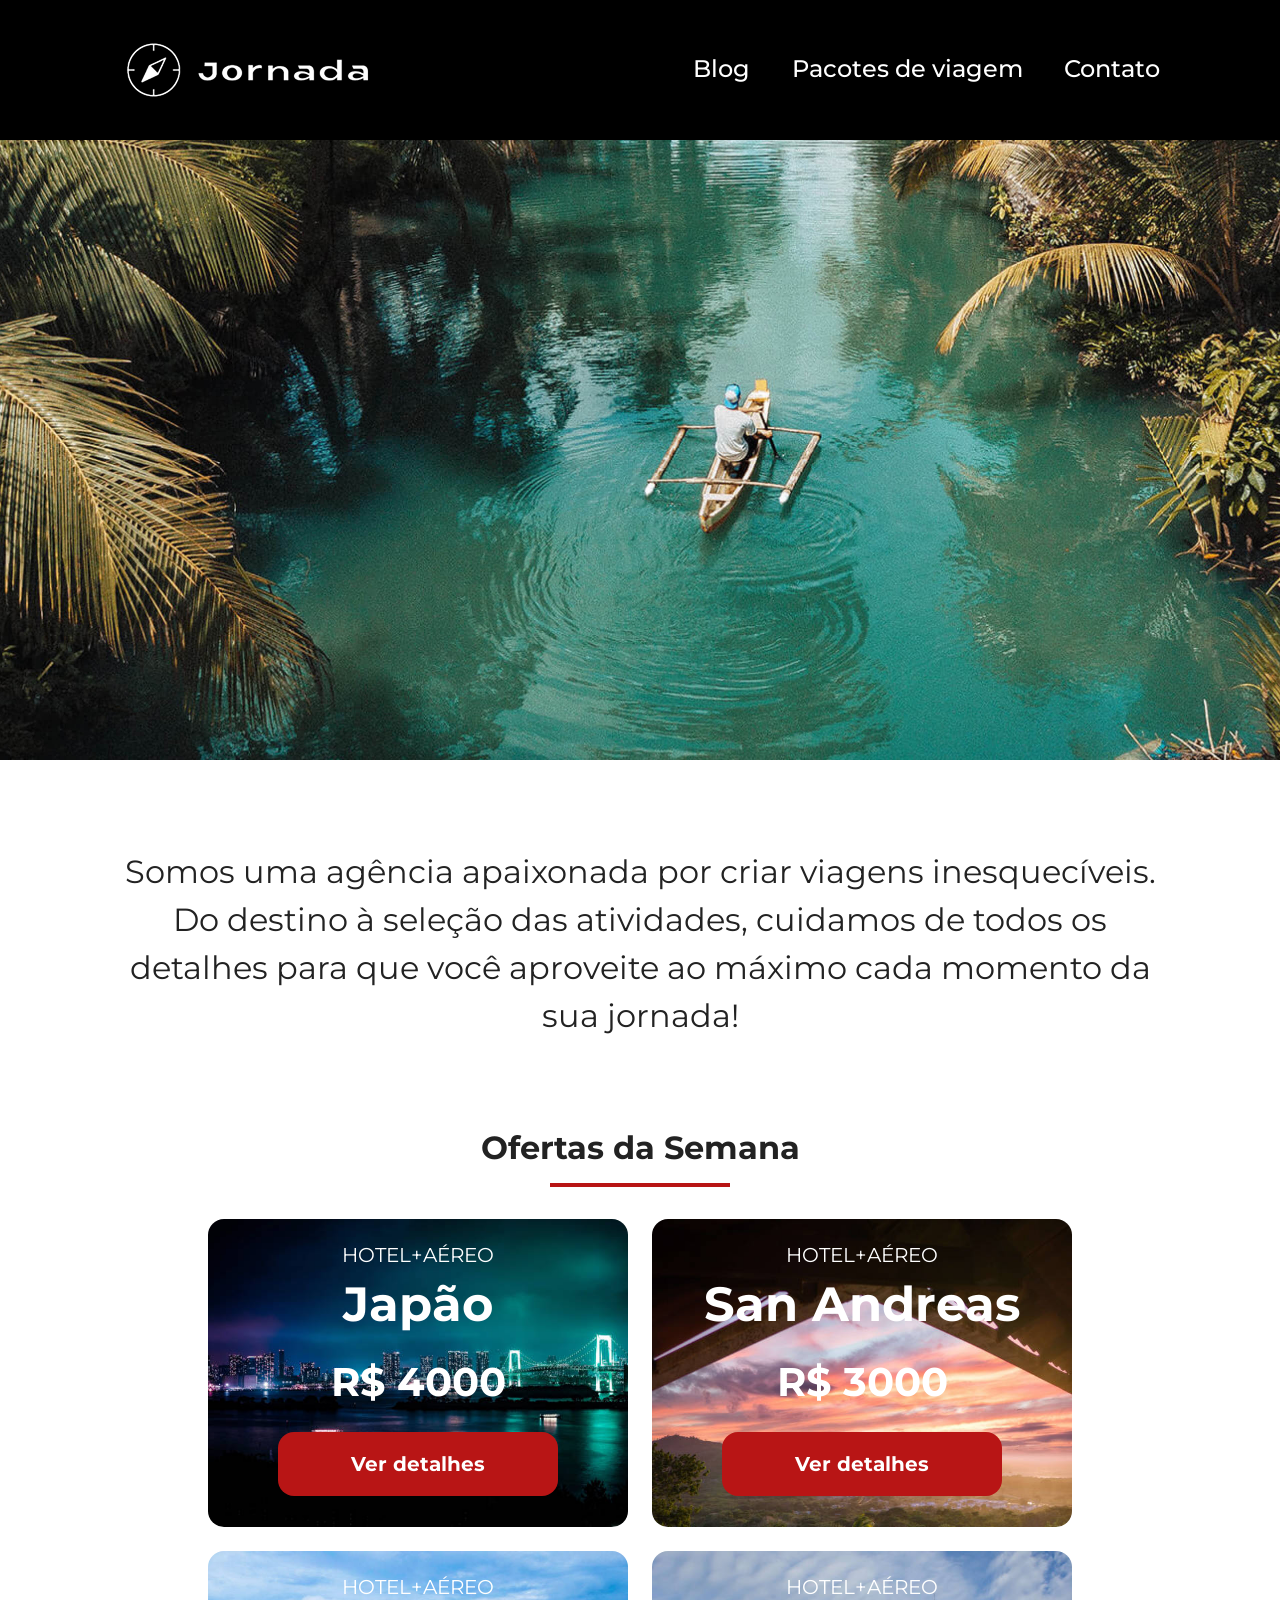
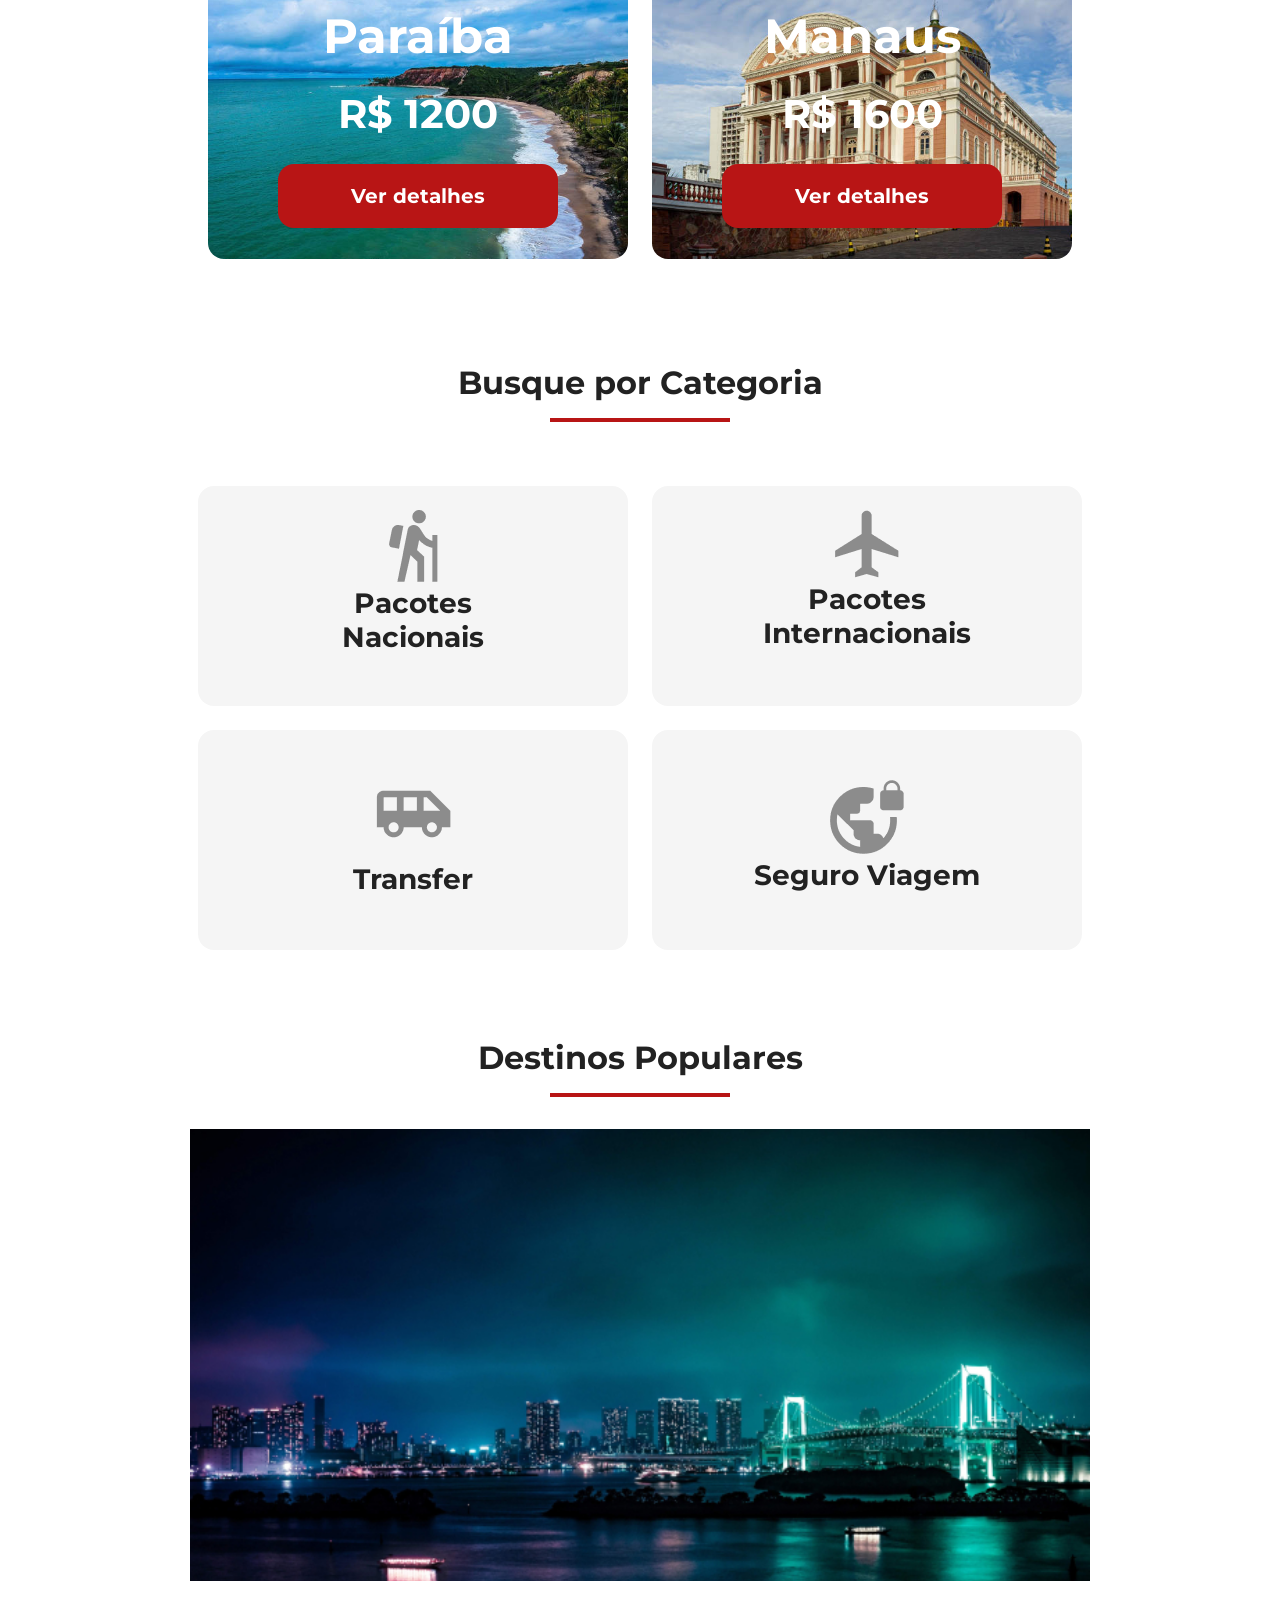
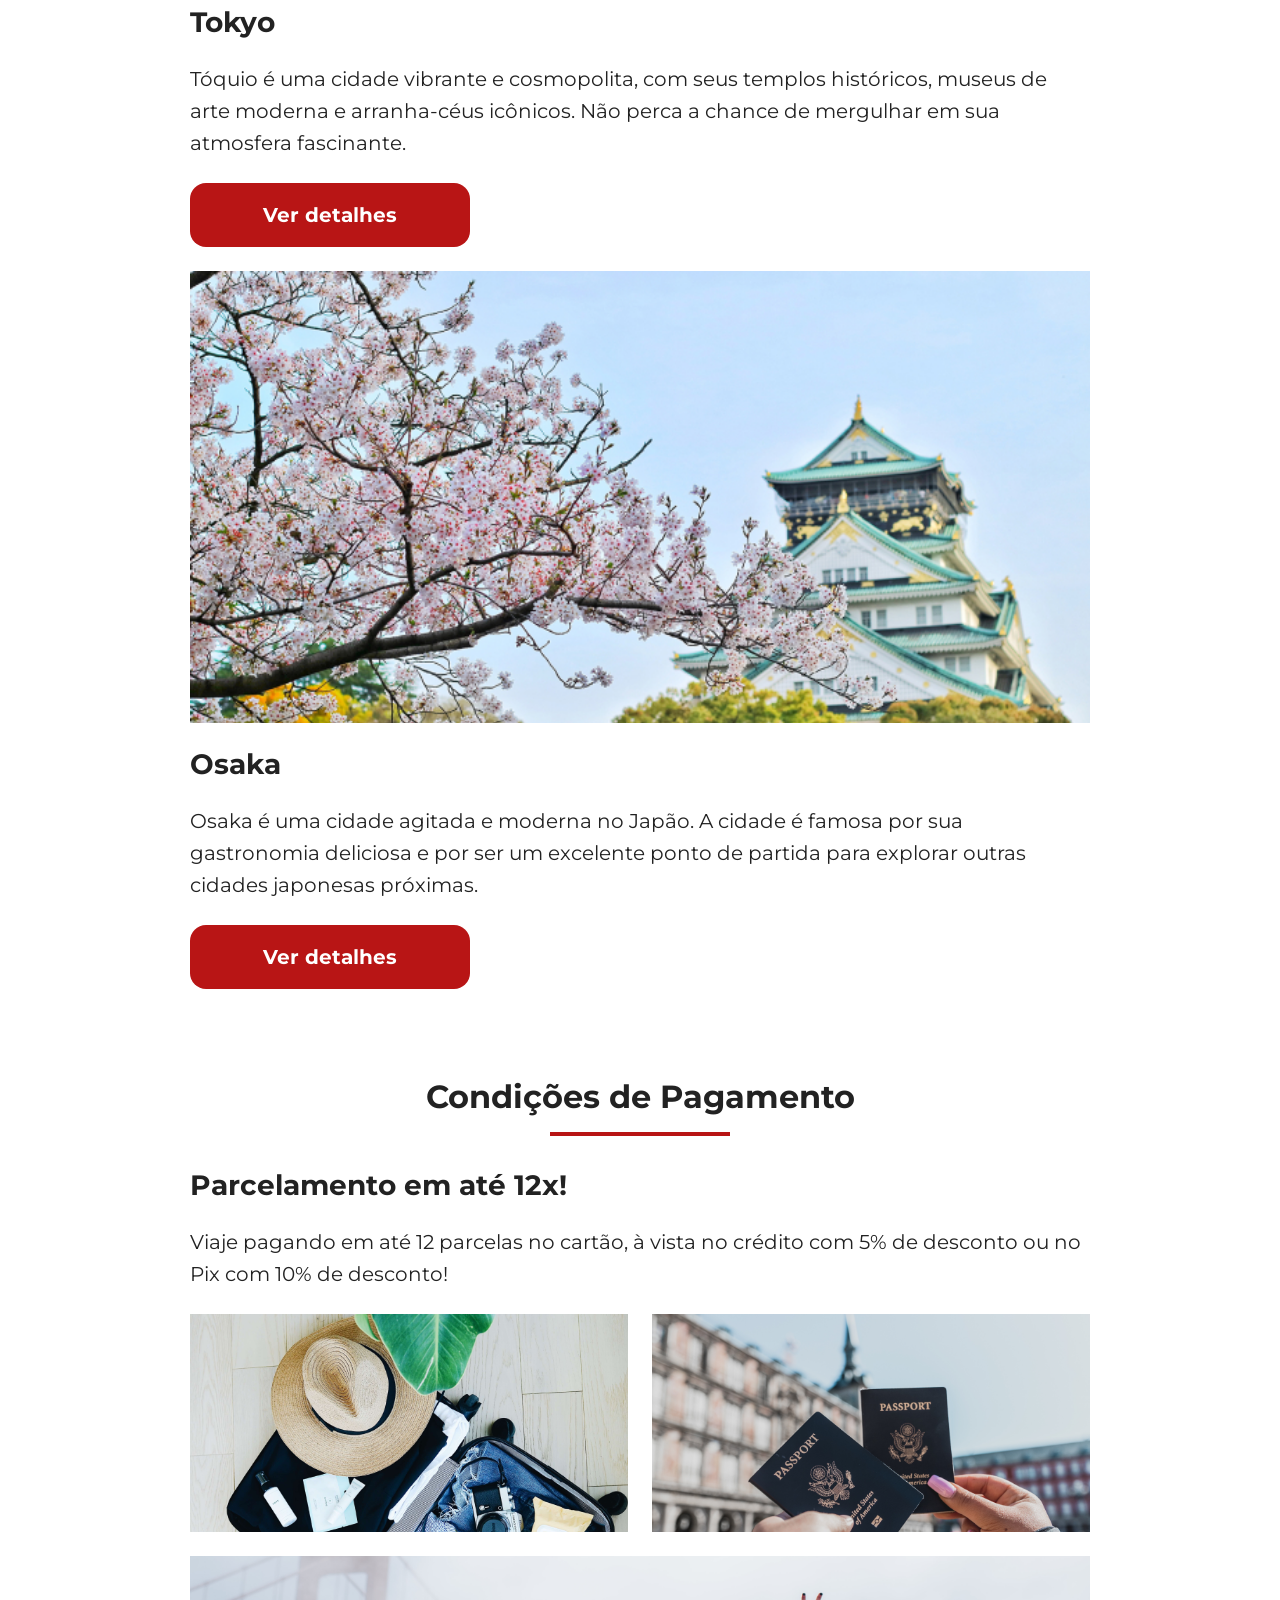
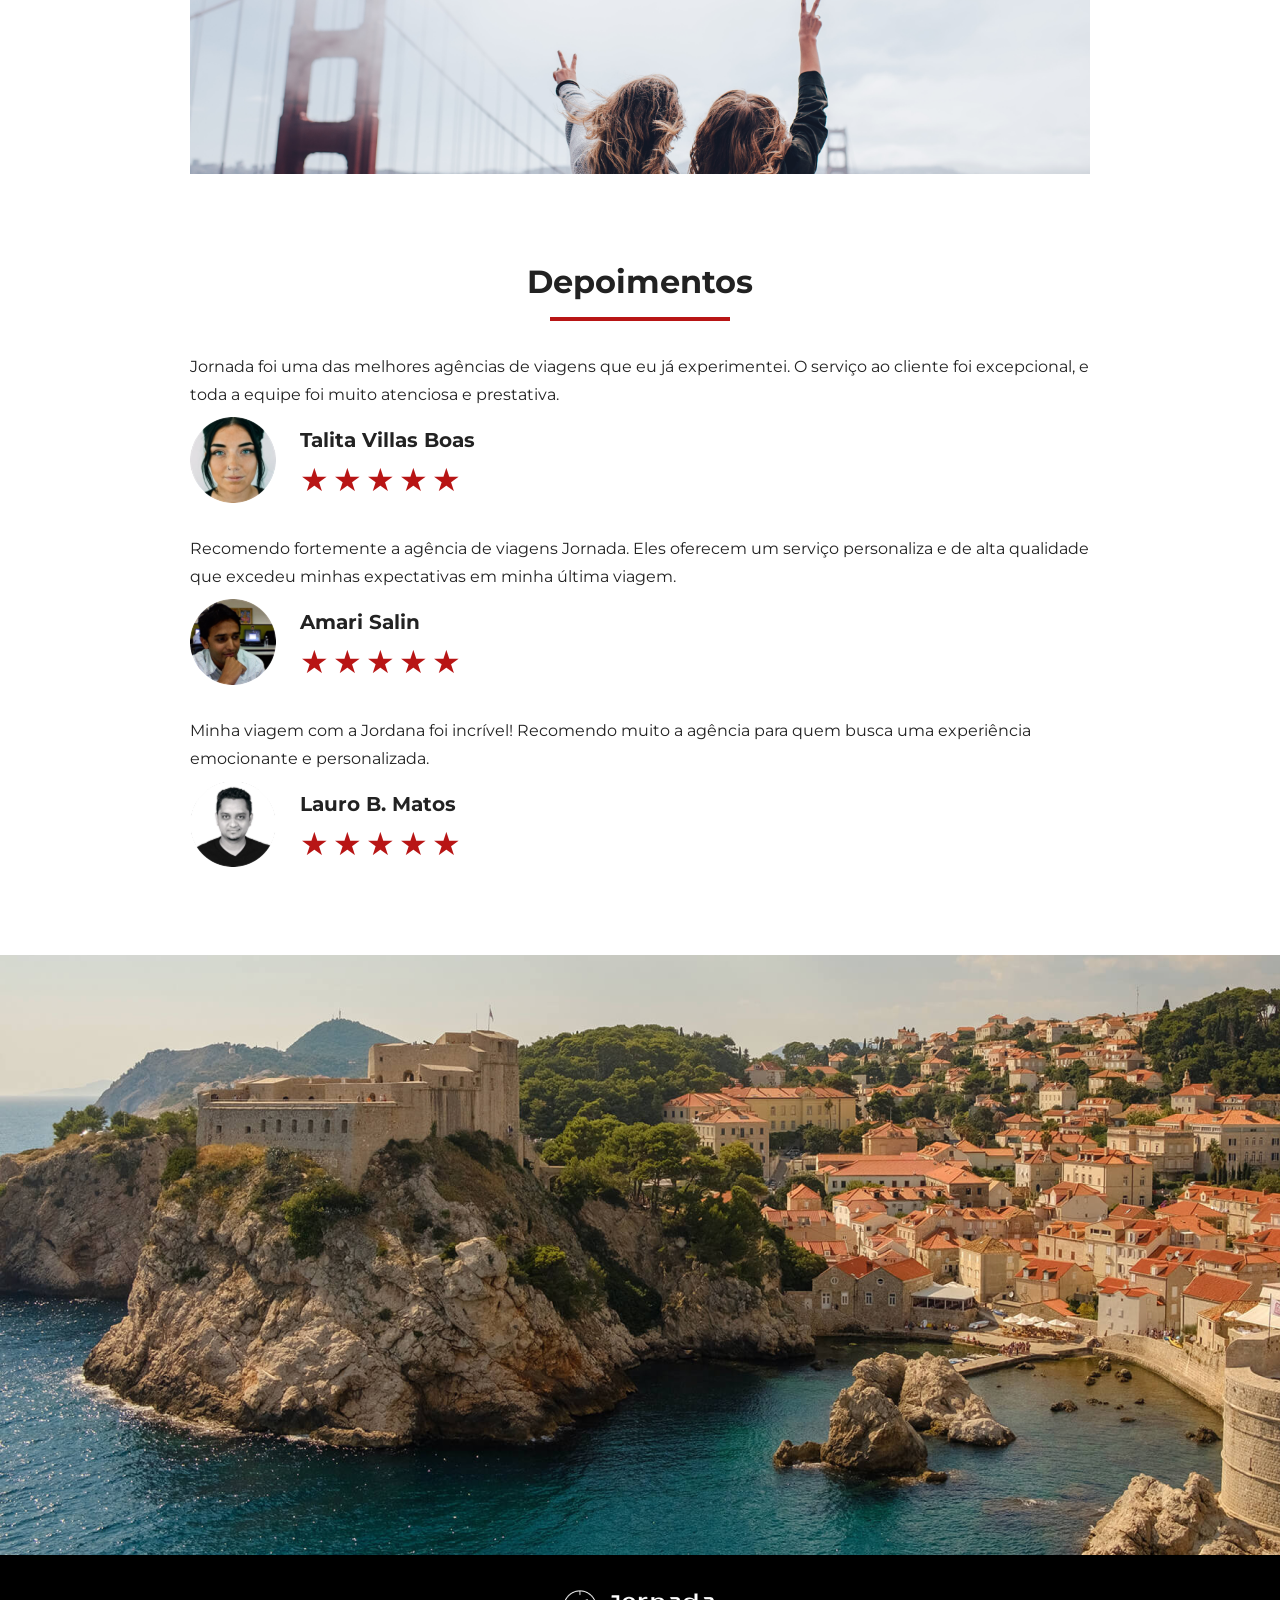
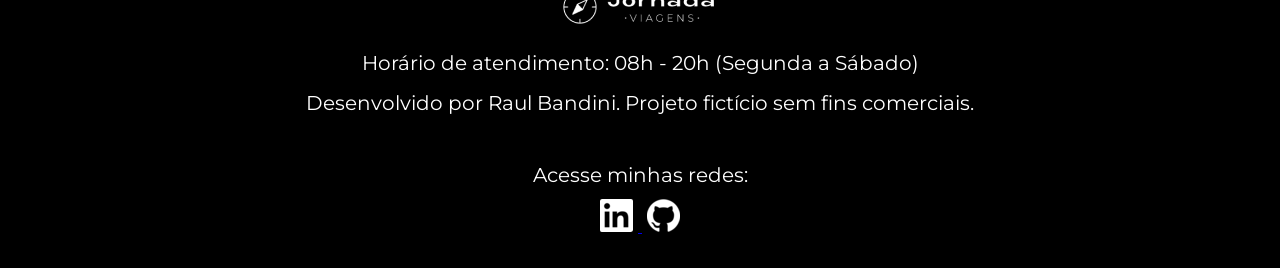
<file: index.html>
<!DOCTYPE html>
<html lang="en">
<head>
    <meta charset="UTF-8">
    <meta name="viewport" content="width=device-width, initial-scale=1.0">
    <meta name="description" content="Jornada Viagens, uma agência apaixonada por criar viagens inesquecíveis">

    <meta name="og:title" content="Jornada Viagens">
    <meta name="og:description" content="Jornada Viagens, uma agência apaixonada por criar viagens inesquecíveis">
    <meta name="og:image" content="https://bandiniraul.github.io/Jornada-Viagens/img/logo-footer.png">
    <meta name="og:type" content="website">
    <meta name="og:url" content="https://bandiniraul.github.io/Jornada-Viagens">

    <link rel="stylesheet" href="css/style.css">
    <link rel="icon" href="img/favico.svg" type="image/x-icon">

    <title>Jornada Viagens</title>
</head>
<body>
    <header class="main-header">
        <a class="logo" href="index.html" title="voltar para a página inicial">
            <img class="img-mobile" src="img/bussola-jornada-branco.png" alt="Bussola do logo Jornada Viagens na cor branca">
            <img class="img-desktop" src="img/bussola-texto-jornada-branco.png" alt="Logo Jornada Viagens na cor branca">
        </a>
        <div class="navigation-menu">
            <label for="menu">
                <img src="img/menu.png" alt="menu">
            </label>
            <input type="checkbox" id="menu" hidden>
            <nav>
                <ul class="list-links">
                    <li><a href="blog.html" target="_blank" title="acessar blog">Blog</a></li>
                    <li><a href="pacotes.html" target="_blank" title="acessar pacotes de viagem">Pacotes de viagem</a></li>
                    <li><a href="contato.html" target="_blank" title="acessar contato">Contato</a></li>
                </ul>
            </nav>
        </div>
    </header>

    <section class="hero">
        <div class="hero-img"></div>
        <h2>
            Somos uma agência apaixonada por criar viagens inesquecíveis. 
            Do destino à seleção das atividades, cuidamos de todos os detalhes para que você aproveite ao máximo cada momento da sua jornada!
        </h2>
    </section>

    <section class="offers">
        <div class="section-title">
            <h2>Ofertas da Semana</h2>
            <hr> 
        </div>
        <div class="offers-cards">
            <article class="card japao">
                <header>
                    <p>HOTEL+AÉREO</p>
                    <h3>
                        Japão <br>
                        <span>R$ 4000</span>
                    </h3>
                </header>
                <footer>
                    <a href="#" class="button">Ver detalhes</a>
                </footer>
            </article>

            <article class="card san-andreas">
                <header>
                    <p>HOTEL+AÉREO</p>
                    <h3>
                        San Andreas <br>
                        <span>R$ 3000</span>
                    </h3>
                </header>
                <footer>
                    <a href="#" class="button">Ver detalhes</a>
                </footer>
            </article>

            <article class="card paraiba">
                <header>
                    <p>HOTEL+AÉREO</p>
                    <h3>
                        Paraíba <br>
                        <span>R$ 1200</span>
                    </h3>
                </header>
                <footer>
                    <a href="#" class="button">Ver detalhes</a>
                </footer>
            </article>

            <article class="card manaus">
                <header>
                    <p>HOTEL+AÉREO</p>
                    <h3>
                        Manaus <br>
                        <span>R$ 1600</span>
                    </h3>
                </header>
                <footer>
                    <a href="#" class="button">Ver detalhes</a>
                </footer>
            </article>
        </div>
    </section>

    <section class="categories">
        <div class="section-title">
            <h2>Busque por Categoria</h2>
            <hr />
        </div>

        <div class="categories-cards">
            <a href="#" class="card" target="_blank" title="Busque pela categoria Pacotes Nacionais">
                <img src="img/icone-caminhada.png" alt="ícone cinza representando uma pessoa fazendo tracking">
                <h3 class="content-title">
                    Pacotes <br>
                    Nacionais
                </h3>
            </a>
            
            <a href="#" class="card" target="_blank" title="Busque pela categoria Pacotes Internacionais">
                <img src="img/icone-aviao.png" alt="ícone cinza de um avião representando uma viagem internacional">
                <h3 class="content-title">
                    Pacotes <br>
                    Internacionais
                </h3>
            </a>

            <a href="#" class="card single-line transfer" target="_blank" title="Busque pela categoria Transfer">
                <img src="img/icone-onibus.png" alt="ícone cinza de um ônibus representando viagem transfer">
                <h3 class="content-title">
                    Transfer
                </h3>
            </a>

            <a href="#" class="card single-line" target="_blank" title="Busque pela categoria Seguro Viagem">
                <img src="img/icone-planeta.png" alt="ícone cinza de um planeta reprensentando seguro viagem">
                <h3 class="content-title">
                    Seguro Viagem
                </h3>
            </a>
        </div>
    </section>

    <section class="destinations">
        <div class="section-title">
            <h2>Destinos Populares</h2>
            <hr>
        </div>

        <div class="destination-items">
            <article class="item tokyo">
                <header>
                    <div class="img-item"></div>
                    <h3 class="content-title">Tokyo</h3>
                </header>
                <p class="content-text">Tóquio é uma cidade vibrante e cosmopolita, com seus templos históricos, 
                    museus de arte moderna e arranha-céus icônicos. 
                    Não perca a chance de mergulhar em sua atmosfera fascinante.
                </p>
                <footer>
                    <a href="#" class="button" target="_blank" title="Veja mais detalhes do destino Tokyo">
                        Ver detalhes
                    </a>
                </footer>
            </article>

            <article class="item osaka">
                <header>
                    <div class="img-item"></div>
                    <h3 class="content-title">Osaka</h3>
                </header>
                <p class="content-text">Osaka é uma cidade agitada e moderna no Japão. 
                    A cidade é famosa por sua gastronomia deliciosa e por ser um 
                    excelente ponto de partida para explorar outras cidades japonesas próximas.
                </p>
                <footer>
                    <a href="#" class="button" target="_blank" title="Veja mais detalhes do destino Osaka">
                        Ver detalhes
                    </a>
                </footer>
            </article>
        </div>
    </section>

    <section class="payments">
        <div class="section-title">
            <h2>Condições de Pagamento</h2>
            <hr>
        </div>

        <div class="content-container">
            <div class="text-content">
                <h3 class="content-title">
                    Parcelamento em até 12x!
                </h3>
                <p class="content-text">
                    Viaje pagando em até 12 parcelas no cartão, à vista no crédito com 5% 
                    de desconto ou no Pix com 10% de desconto!
                </p>
            </div>

            <div class="image-gallery">
                <div class="image first"></div>
                <div class="image second"></div>
                <div class="image third colspan-2"></div>
            </div>
        </div>
    </section>

    <section class="testimonials">
        <div class="section-title">
            <h2>Depoimentos</h2>
            <hr>
        </div>

        <div class="testimonial-container">
            <article>
                <header>
                    <p>
                        Jornada foi uma das melhores agências de viagens que eu já experimentei. 
                        O serviço ao cliente foi excepcional, e toda a equipe foi muito atenciosa e prestativa.
                    </p>
                </header>
                <footer>
                    <img src="img/avatar-talita.png" alt="imagem de perfil da cliente Talita Villas Boas">
                    <div class="profile-content">
                        <h3>Talita Villas Boas</h3>
                        <div class="rating">
                            <span class="star">★</span>
                            <span class="star">★</span>
                            <span class="star">★</span>
                            <span class="star">★</span>
                            <span class="star">★</span>
                        </div>
                    </div>
                </footer>
            </article>

            <article>
                <header>
                    <p>
                        Recomendo fortemente a agência de viagens Jornada.
                        Eles oferecem um serviço personaliza e de alta qualidade que excedeu minhas
                        expectativas em minha última viagem.
                    </p>
                </header>
                <footer>
                    <img src="img/avatar-amari.png" alt="imagem de perfil da cliente Amari Salin">
                    <div class="profile-content">
                        <h3>Amari Salin</h3>
                        <div class="rating">
                            <span class="star">★</span>
                            <span class="star">★</span>
                            <span class="star">★</span>
                            <span class="star">★</span>
                            <span class="star">★</span>
                        </div>
                    </div>
                </footer>
            </article>

            <article>
                <header>
                    <p>
                       Minha viagem com a Jordana foi incrível! Recomendo muito a agência para quem
                       busca uma experiência emocionante e personalizada.
                    </p>
                </header>
                <footer>
                    <img src="img/avatar-lauro.png" alt="imagem de perfil da cliente Lauro B. Matos">
                    <div class="profile-content">
                        <h3>Lauro B. Matos</h3>
                        <div class="rating">
                            <span class="star">★</span>
                            <span class="star">★</span>
                            <span class="star">★</span>
                            <span class="star">★</span>
                            <span class="star">★</span>
                        </div>
                    </div>
                </footer>
            </article>
        </div>
    </section>

    <section class="bottom-hero">
        <div class="hero-img"></div>
    </section>

    <footer class="main-footer">
        <div class="footer-content">
            <img src="img/logo-footer.png" alt="logo completo Jornada Viagens">
            <p>
                Horário de atendimento: 08h - 20h (Segunda a Sábado)
            </p>
            <p>
                Desenvolvido por Raul Bandini. Projeto fictício sem fins comerciais.
            </p>
        </div>

        <div class="footer-social">
            <p>
                Acesse minhas redes:
            </p>
            <a href="https://linkedin.com/in/raul-bandini" target="_blank" title="Acesse meu linkedin">
                <img src="img/icone-linkedin.png" alt="ícone do linkedin">
            </a>
            <a href="https://github.com/BandiniRaul" target="_blank" title="Acesse meu github">
                <img src="img/icone-github.png" alt="ícone do github">
            </a>
        </div>
    </footer>
</body>
</html>
</file>
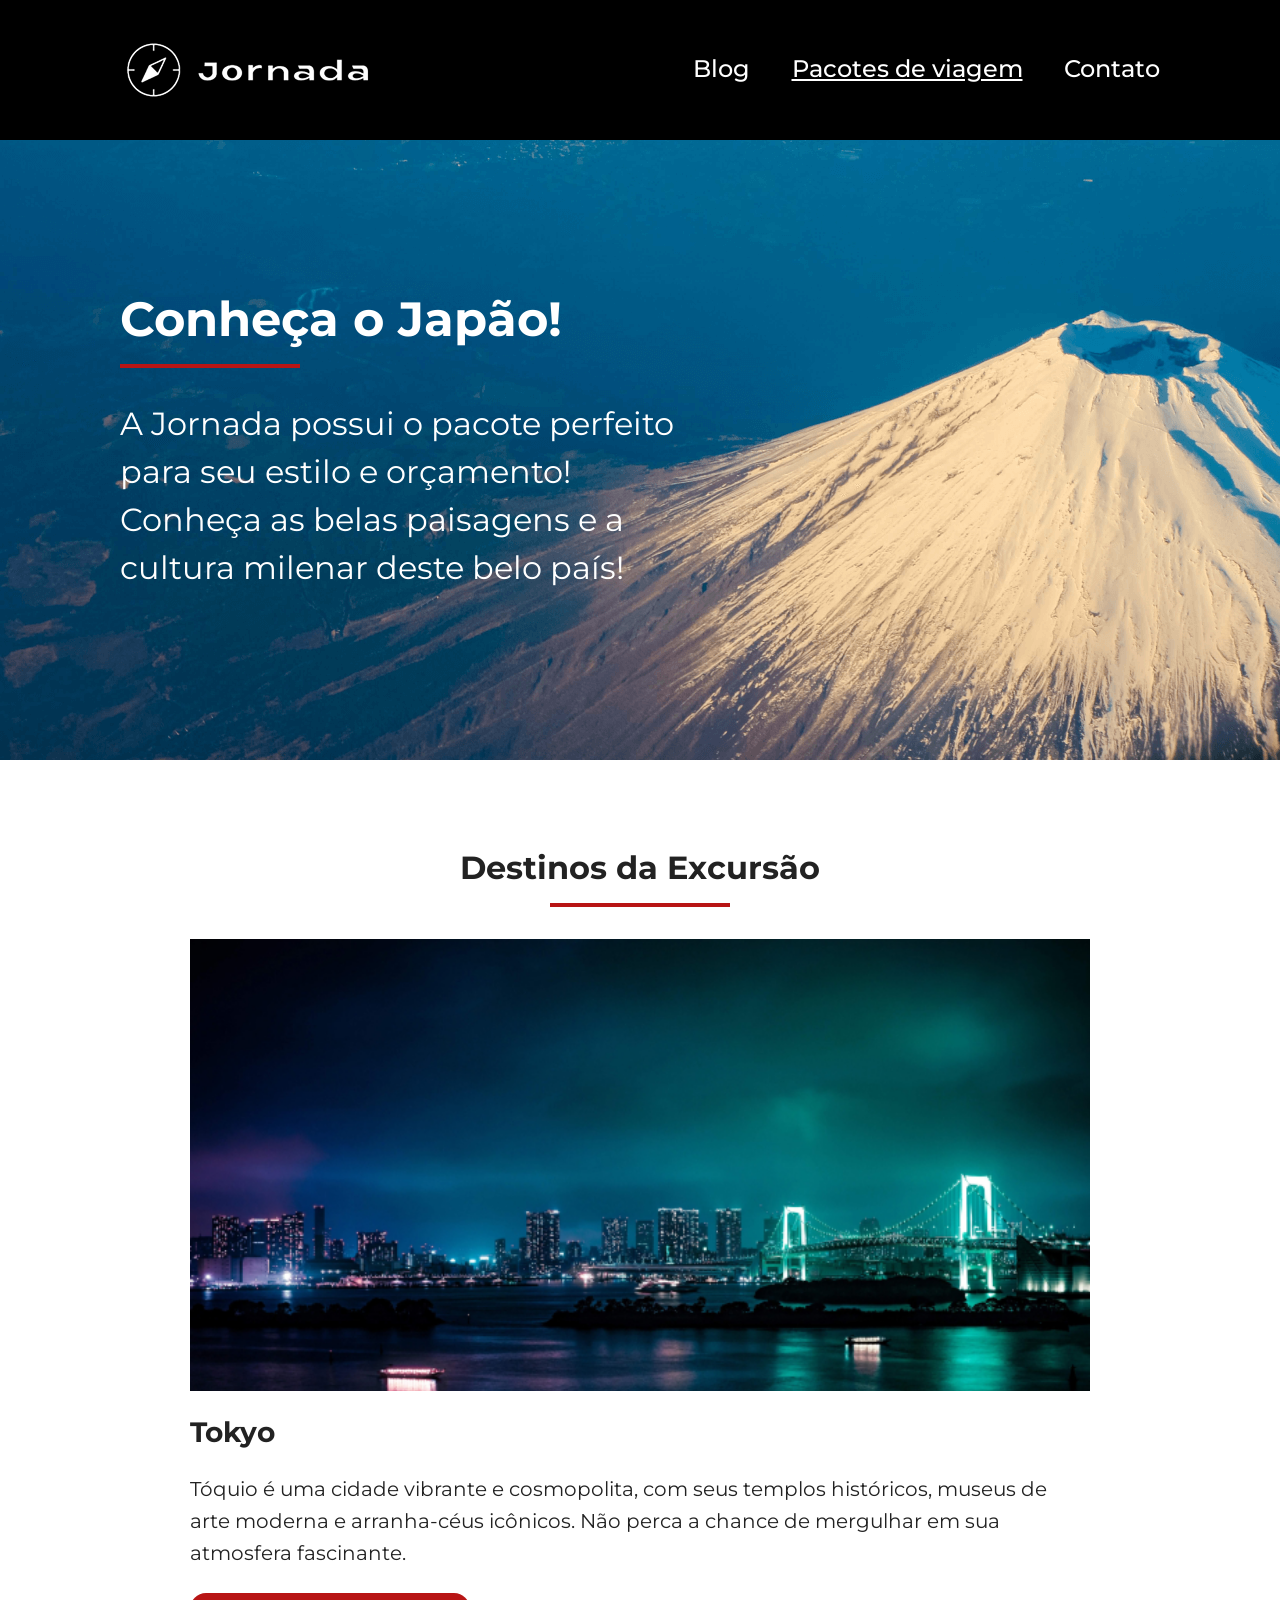
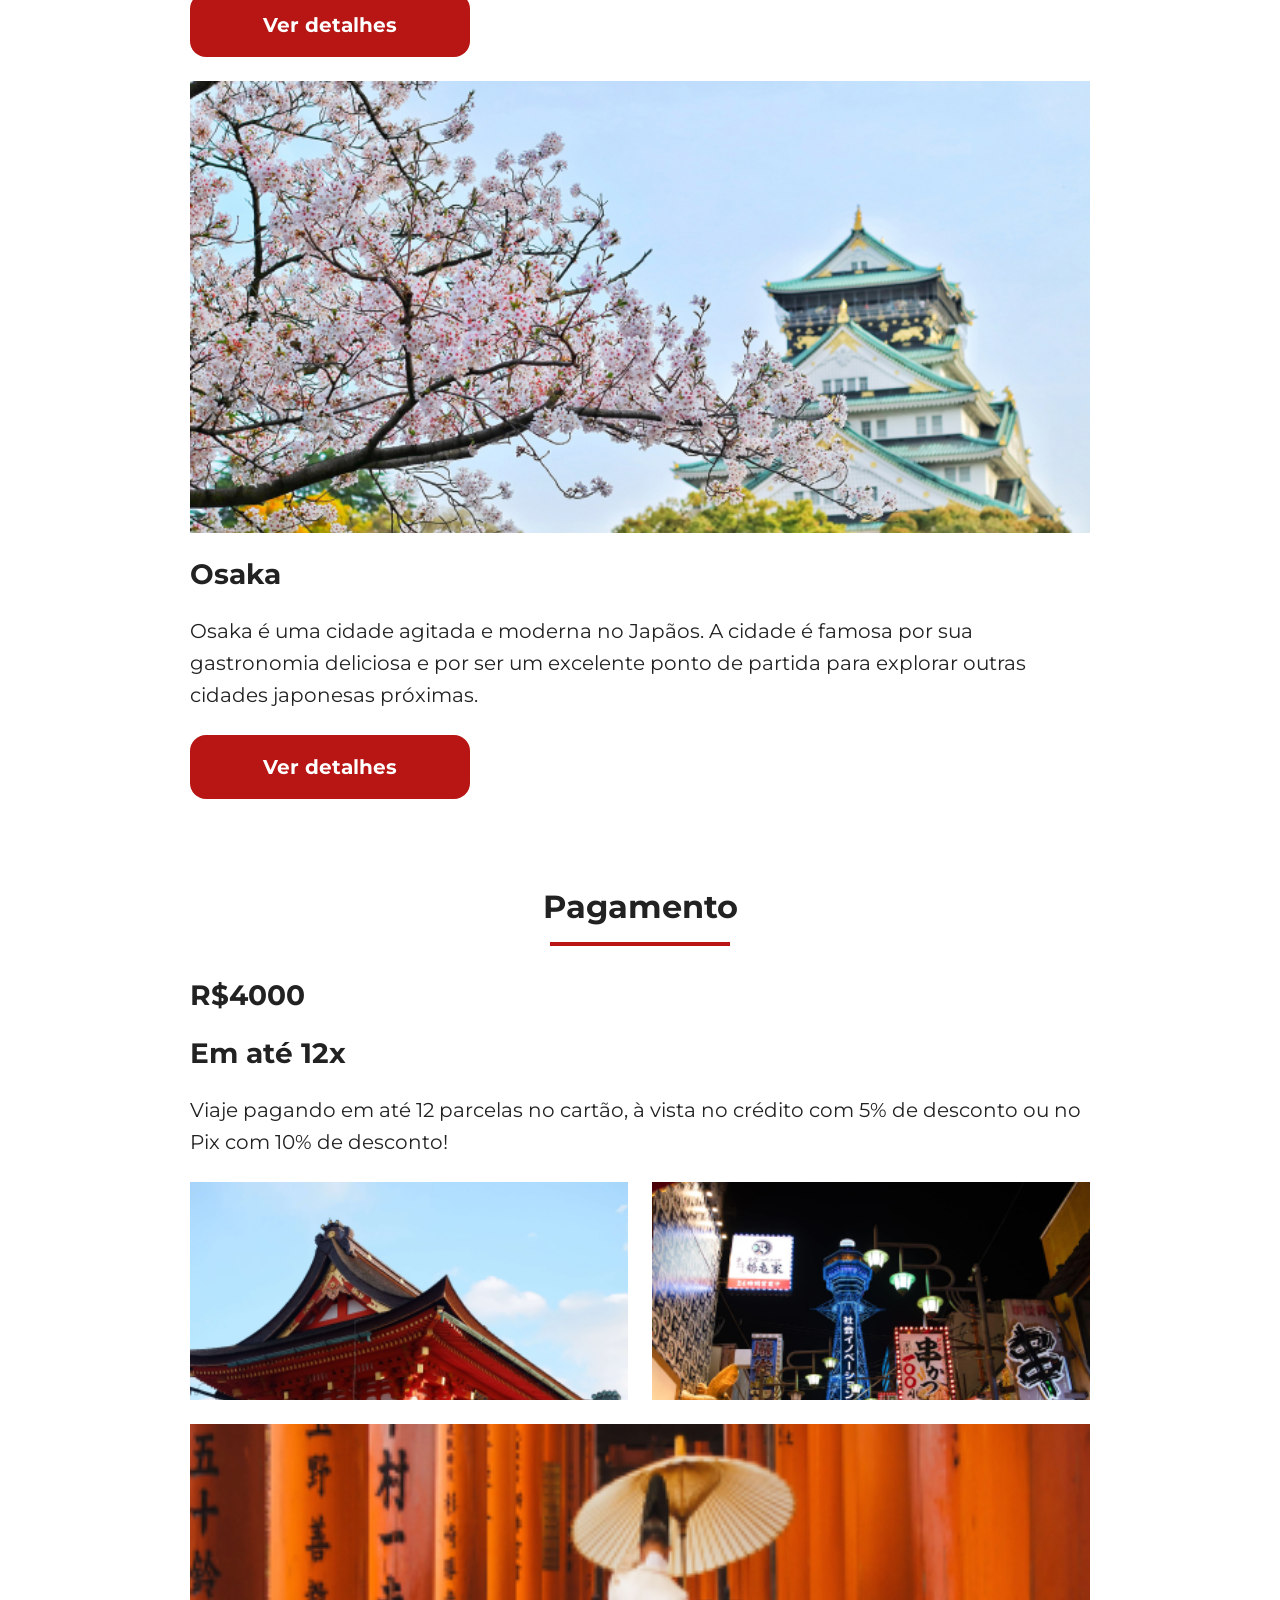
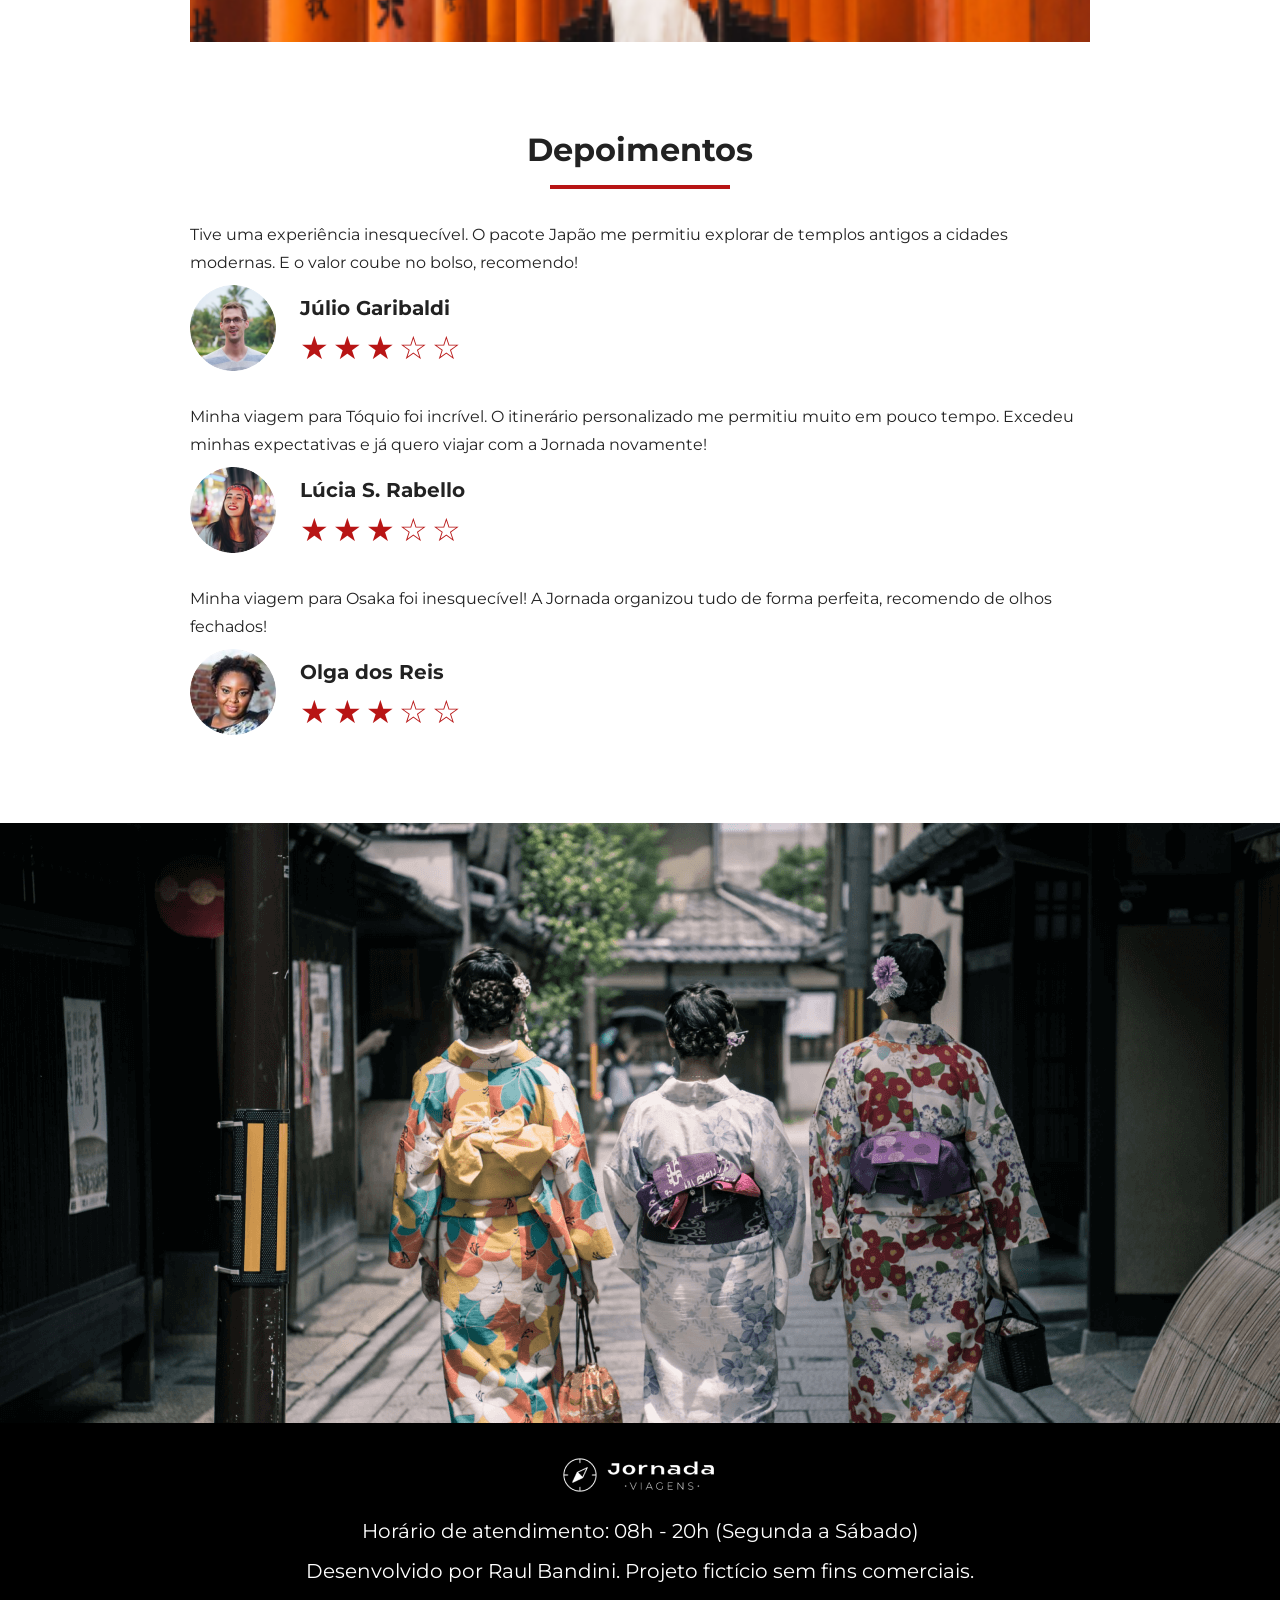
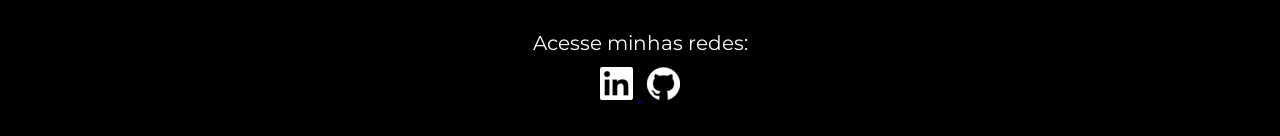
<file: pacotes.html>
<!DOCTYPE html>
<html lang="pt-BR">
  <head>
    <meta charset="UTF-8" />
    <meta name="viewport" content="width=device-width, initial-scale=1.0" />
    <meta
      name="description"
      content="Jornada Viagens,uma agência apaixonada por criar viagens inesquecíveis"
    />

    <meta name="og:title" content="Jornada Viagens" />
    <meta
      name="og:description"
      content="Jornada Viagens,uma agência apaixonada por criar viagens inesquecíveis"
    />
    <meta
      name="og:image"
      content="https://bandiniraul.github.io/Jornada-Viagens/img/logo-footer.png"
    />
    <meta name="og:type" content="website" />
    <meta
      name="og:url"
      content="https://bandiniraul.github.io/Jornada-Viagens"
    />

    <link rel="icon" href="img/favico.svg" type="xml/svg" />
    <link rel="stylesheet" href="./css/style.css" />

    <title>Jornada Viagens</title>
  </head>
  <body>
    <header class="main-header">
      <a class="logo" href="index.html" title="voltar para a página inicial">
        <img
          class="img-mobile"
          src="img/bussola-jornada-branco.png"
          alt="Bussola do logo Jornada Viagens na cor branca"
        />
        <img
          class="img-desktop"
          src="img/bussola-texto-jornada-branco.png"
          alt="Logo Jornada Viagens na cor branca"
        />
      </a>
      <div class="navigation-menu">
        <label for="menu">
          <img src="img/menu.png" alt="menu" />
        </label>
        <input type="checkbox" id="menu" hidden />
        <nav>
          <ul class="list-links">
            <li>
              <a href="blog.html" target="_blank" title="Acessar Blog">Blog</a>
            </li>
            <li>
              <a
                class="active"
                href="pacotes.html"
                target="_blank"
                title="Acessar Pacotes de viagem"
                >Pacotes de viagem</a
              >
            </li>
            <li>
              <a href="contato.html" target="_blank" title="Acessar Contato"
                >Contato</a
              >
            </li>
          </ul>
        </nav>
      </div>
    </header>
    <section class="travel-packages hero">
      <div class="hero-img">
        <div class="hero-content">
          <h1>Conheça o Japão!</h1>
          <hr />
          <p>
            A Jornada possui o pacote perfeito para seu estilo e orçamento!
            Conheça as belas paisagens e a cultura milenar deste belo país!
          </p>
        </div>
      </div>
    </section>

    <section class="travel-packages destinations">
      <div class="section-title">
        <h2>Destinos da Excursão</h2>
        <hr />
      </div>
      <div class="destination-items">
        <article class="item tokyo">
          <header>
            <div class="img-item"></div>
            <h3 class="content-title">Tokyo</h3>
          </header>
          <p class="content-text">
            Tóquio é uma cidade vibrante e cosmopolita, com seus templos
            históricos, museus de arte moderna e arranha-céus icônicos. Não
            perca a chance de mergulhar em sua atmosfera fascinante.
          </p>
          <footer>
            <a
              href="#"
              class="button"
              target="_blank"
              title="Veja mais detalhes do destino Tokyo"
              >Ver detalhes</a
            >
          </footer>
        </article>
        <article class="item osaka">
          <header>
            <div class="img-item"></div>
            <h3 class="content-title">Osaka</h3>
          </header>
          <p class="content-text">
            Osaka é uma cidade agitada e moderna no Japãos. A cidade é famosa
            por sua gastronomia deliciosa e por ser um excelente ponto de
            partida para explorar outras cidades japonesas próximas.
          </p>
          <footer>
            <a
              href="#"
              class="button"
              target="_blank"
              title="Veja mais detalhes do destino Osaka"
              >Ver detalhes</a
            >
          </footer>
        </article>
      </div>
    </section>
    <section class="travel-packages payments">
      <div class="section-title">
        <h2>Pagamento</h2>
        <hr />
      </div>
      <div class="content-container">
        <div class="text-content">
          <h3 class="content-title">R$4000</h3>
          <h3 class="content-title">Em até 12x</h3>

          <p class="content-text">
            Viaje pagando em até 12 parcelas no cartão, à vista no crédito com
            5% de desconto ou no Pix com 10% de desconto!
          </p>
        </div>
        <div class="image-gallery">
          <div class="image first"></div>
          <div class="image second"></div>
          <div class="image third colspan-2"></div>
        </div>
      </div>
    </section>
    <section class="testimonials">
      <div class="section-title">
        <h2>Depoimentos</h2>
        <hr />
      </div>
      <div class="testimonial-container">
        <article>
          <header>
            <p>
              Tive uma experiência inesquecível. O pacote Japão me permitiu
              explorar de templos antigos a cidades modernas. E o valor coube no
              bolso, recomendo!
            </p>
          </header>
          <footer>
            <img
              src="img/travel-packages/avatar-julio.png"
              alt="imagem de perfil do cliente Júlio Garibaldi"
            />
            <div class="profile-content">
              <h3>Júlio Garibaldi</h3>
              <div class="rating">
                <span class="star">★</span>
                <span class="star">★</span>
                <span class="star">★</span>
                <span class="star">☆</span>
                <span class="star">☆</span>
              </div>
            </div>
          </footer>
        </article>
        <article>
          <header>
            <p>
              Minha viagem para Tóquio foi incrível. O itinerário personalizado
              me permitiu muito em pouco tempo. Excedeu minhas expectativas e já
              quero viajar com a Jornada novamente!
            </p>
          </header>
          <footer>
            <img
              src="img/travel-packages/avatar-lucia.png"
              alt="imagem de perfil da cliente Lúcia S. Rabello"
            />
            <div class="profile-content">
              <h3>Lúcia S. Rabello</h3>
              <div class="rating">
                <span class="star">★</span>
                <span class="star">★</span>
                <span class="star">★</span>
                <span class="star">☆</span>
                <span class="star">☆</span>
              </div>
            </div>
          </footer>
        </article>
        <article>
          <header>
            <p>
              Minha viagem para Osaka foi inesquecível! A Jornada organizou tudo
              de forma perfeita, recomendo de olhos fechados!
            </p>
          </header>
          <footer>
            <img
              src="img/travel-packages/avatar-olga.png"
              alt="imagem de perfil da cliente Olga dos Reis"
            />
            <div class="profile-content">
              <h3>Olga dos Reis</h3>
              <div class="rating">
                <span class="star">★</span>
                <span class="star">★</span>
                <span class="star">★</span>
                <span class="star">☆</span>
                <span class="star">☆</span>
              </div>
            </div>
          </footer>
        </article>
      </div>
    </section>
    <section class="travel-packages bottom-hero">
      <div class="hero-img"></div>
    </section>
    <footer class="main-footer">
      <div class="footer-content">
        <img src="img/logo-footer.png" alt="logo completo Jornada Viagens" />
        <p>Horário de atendimento: 08h - 20h (Segunda a Sábado)</p>
        <p>Desenvolvido por Raul Bandini. Projeto fictício sem fins comerciais.</p>
      </div>
      <div class="footer-social">
            <p>
                Acesse minhas redes:
            </p>
            <a href="https://linkedin.com/in/raul-bandini" target="_blank" title="Acesse meu linkedin">
                <img src="img/icone-linkedin.png" alt="ícone do linkedin">
            </a>
            <a href="https://github.com/BandiniRaul" target="_blank" title="Acesse meu github">
                <img src="img/icone-github.png" alt="ícone do github">
            </a>
        </div>
    </footer>
  </body>
</html>
</file>
<file: css/style.css>
@import url(global.css);
@import url(header.css);
@import url(hero.css);
@import url(offers.css);
@import url(categories.css);
@import url(destinations.css);
@import url(payments.css);
@import url(testimonials.css);
@import url(footer.css);
</file>
